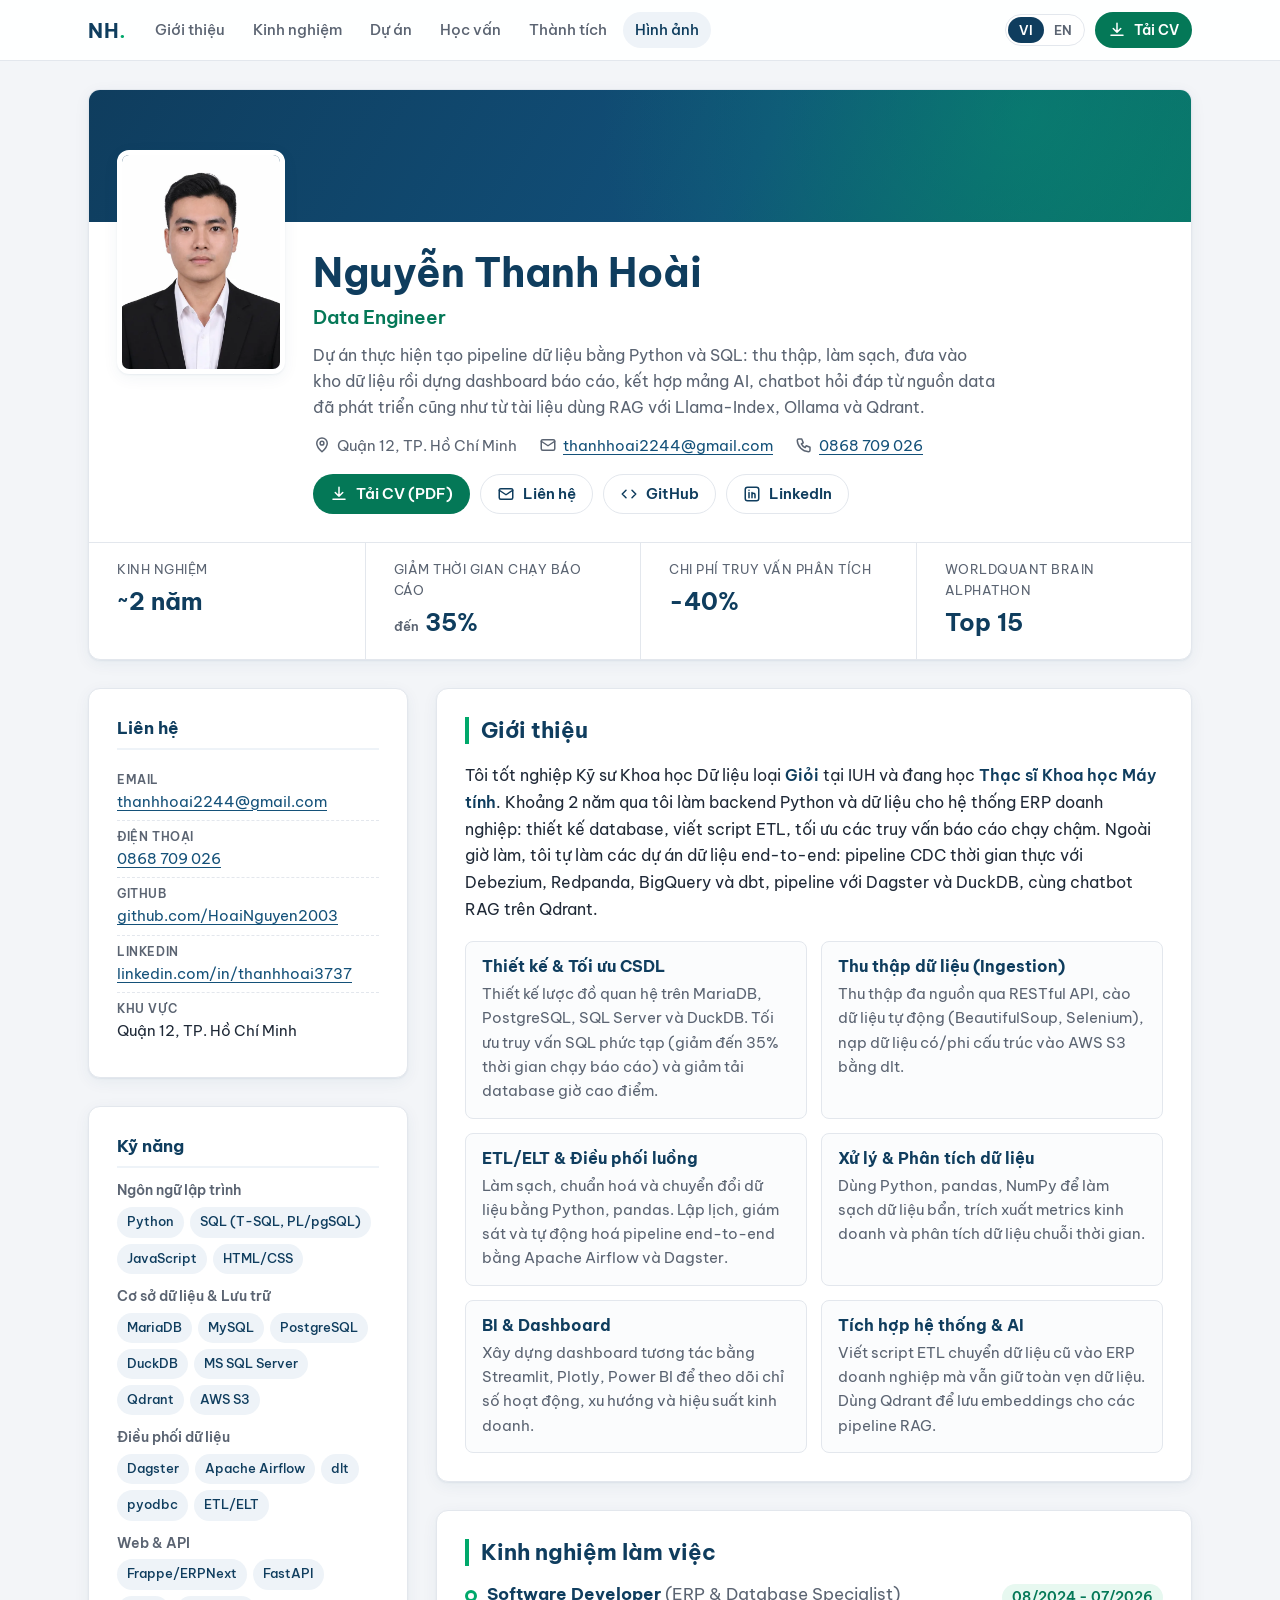
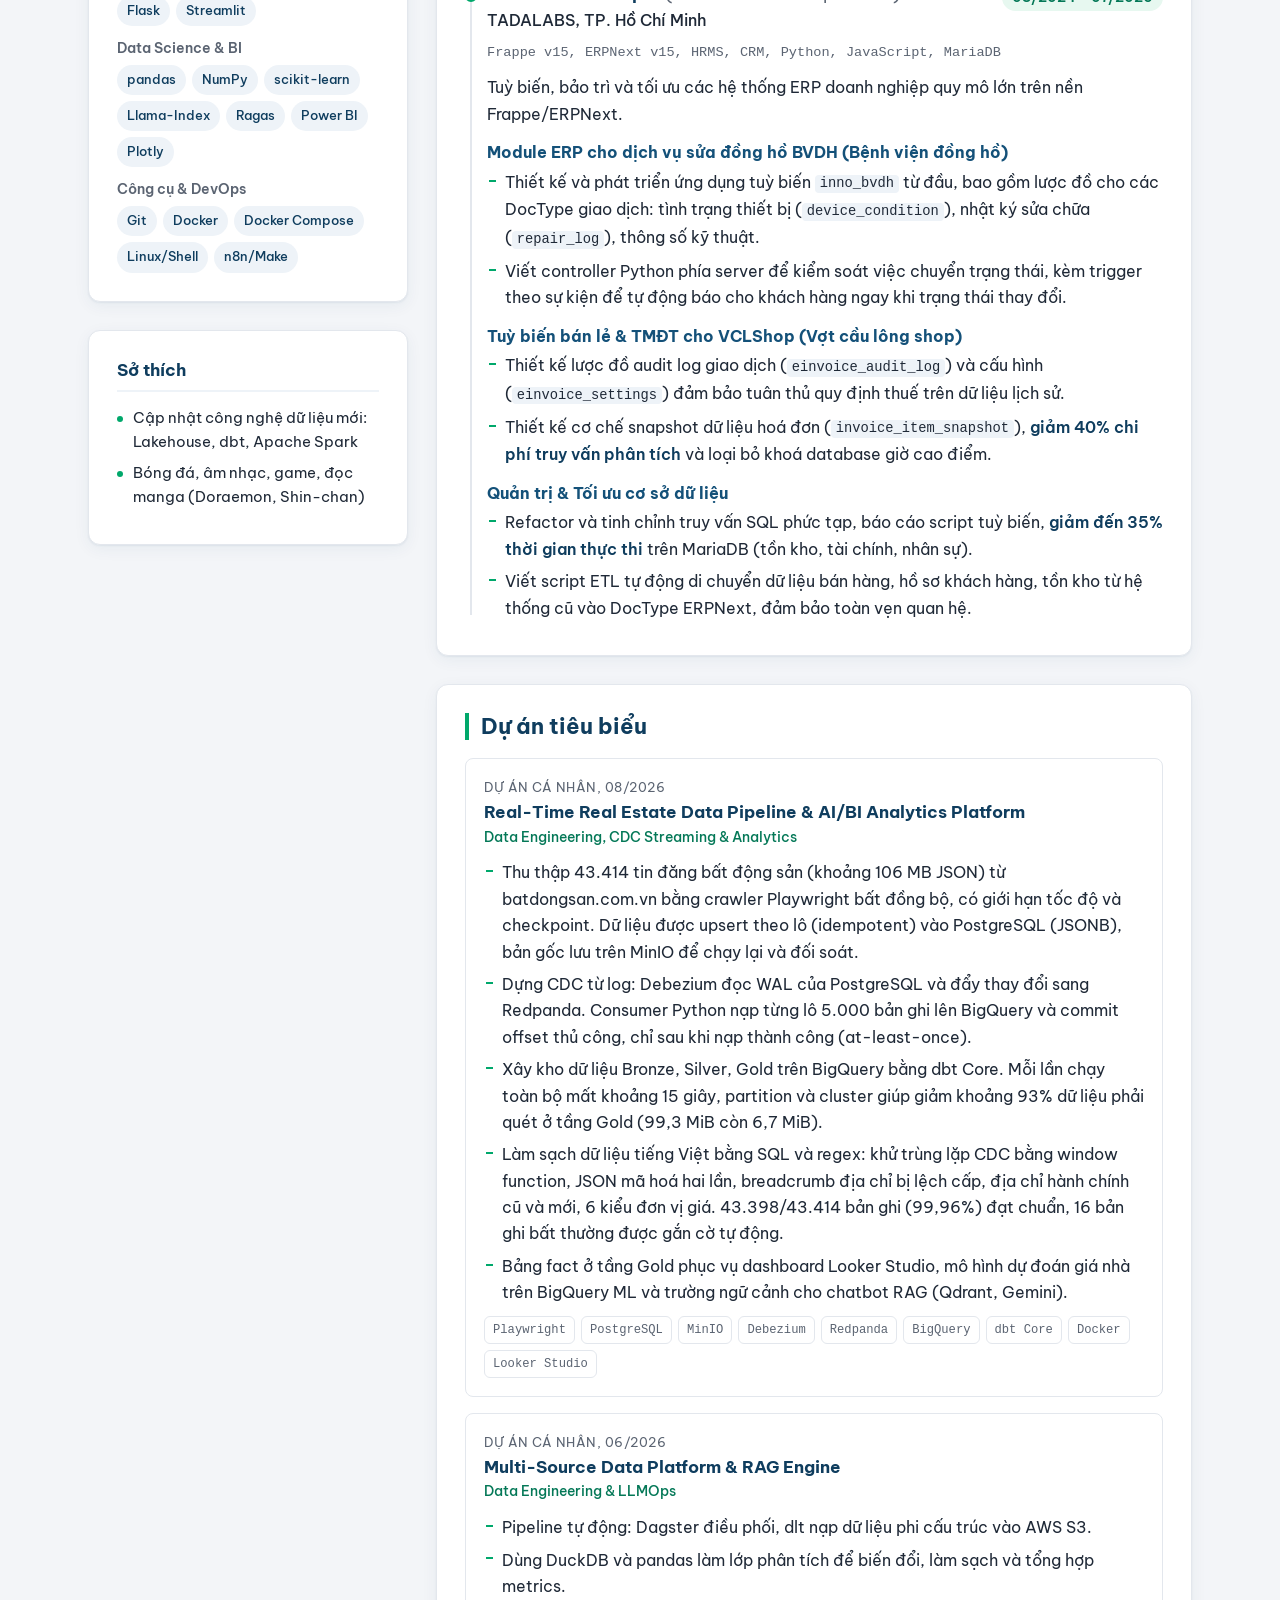
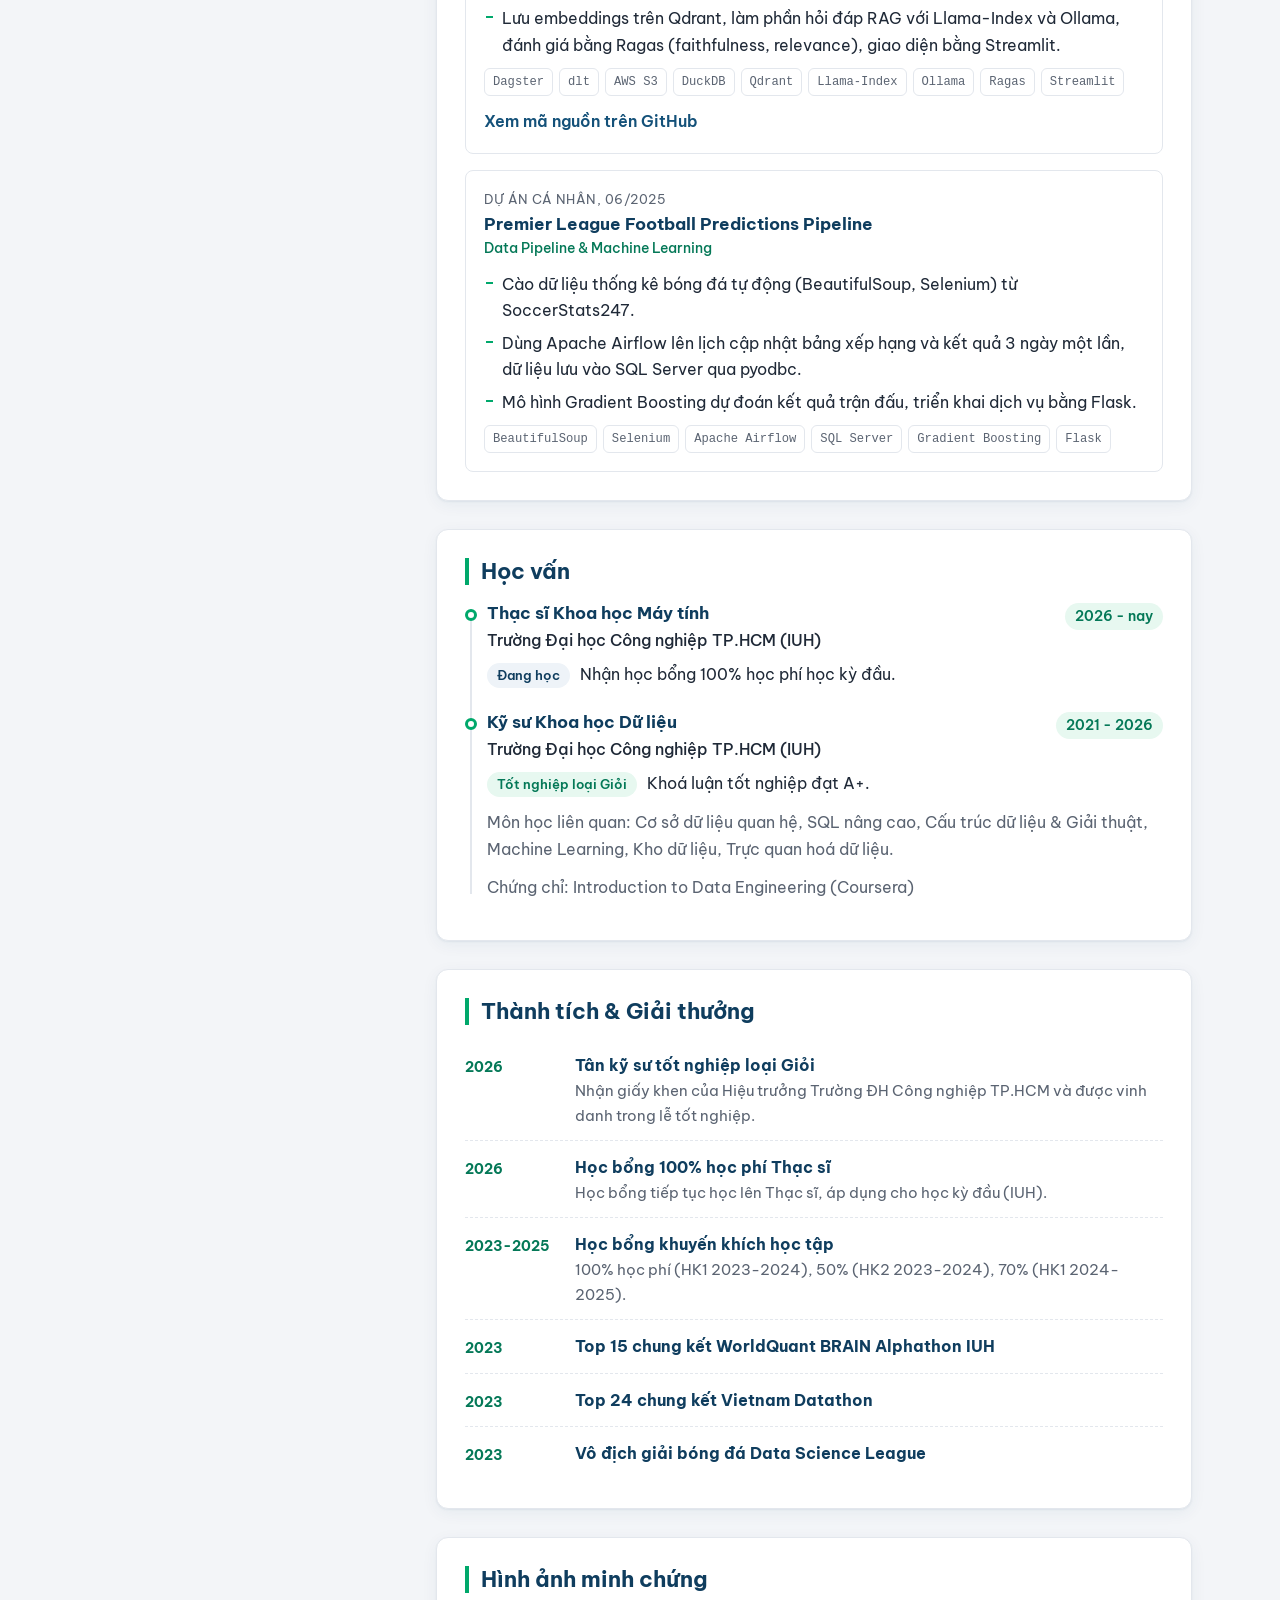
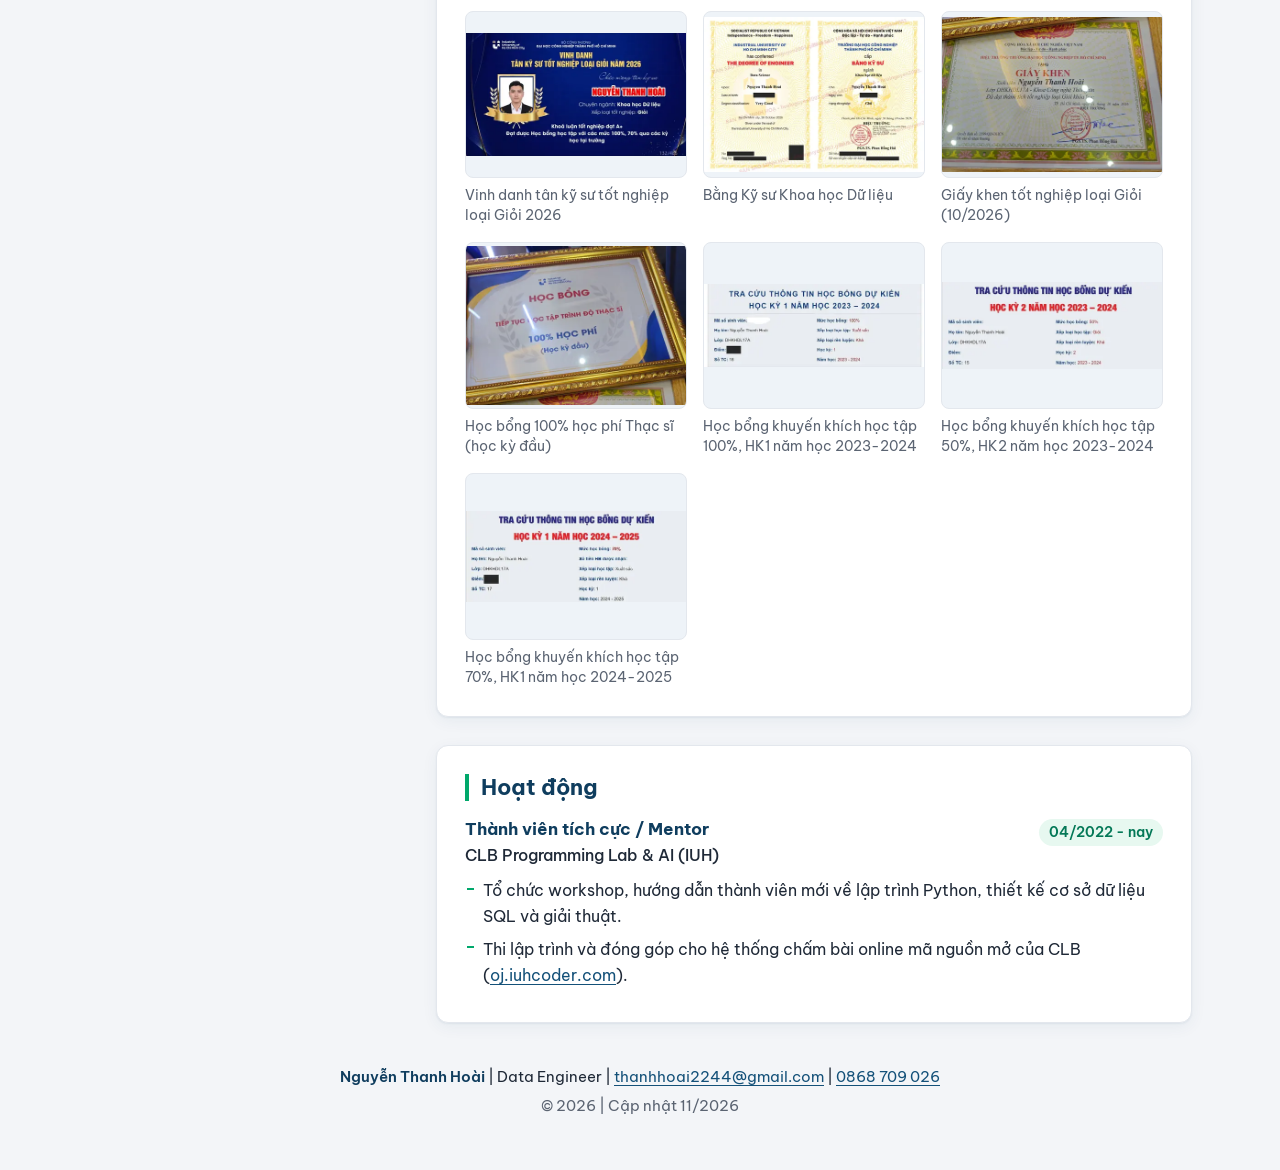
<file: index.html>
<!doctype html>
<html lang="vi" data-lang="vi">
<head>
  <meta charset="utf-8">
  <meta name="viewport" content="width=device-width, initial-scale=1">
  <script>
    /* Apply saved/URL language before first paint to avoid a flash of the wrong language. */
    (function () {
      var q = new URLSearchParams(location.search).get('lang'), s = null;
      try { s = localStorage.getItem('lang'); } catch (e) {}
      var l = (q === 'en' || q === 'vi') ? q : (s === 'en' ? 'en' : 'vi');
      document.documentElement.setAttribute('data-lang', l);
      document.documentElement.lang = l;
    })();
  </script>
  <title>Nguyễn Thanh Hoài | Data Engineer</title>
  <meta name="description" content="Nguyễn Thanh Hoài, Data Engineer với khoảng 2 năm kinh nghiệm Python, SQL, ETL/ELT, Airflow, Dagster, DuckDB, RAG chatbot. Kỹ sư Khoa học Dữ liệu loại Giỏi (IUH), đang học Thạc sĩ Khoa học Máy tính.">
  <meta name="author" content="Nguyễn Thanh Hoài">
  <meta name="theme-color" content="#0f3d5e">
  <link rel="canonical" href="https://hoainguyen2003.github.io/hoainguyen-data/">
  <link rel="icon" href="favicon.svg" type="image/svg+xml">

  <meta property="og:type" content="profile">
  <meta property="og:title" content="Nguyễn Thanh Hoài | Data Engineer">
  <meta property="og:description" content="Data Engineer: Python, SQL, ETL/ELT, Airflow, Dagster, RAG chatbot">
  <meta property="og:url" content="https://hoainguyen2003.github.io/hoainguyen-data/">
  <meta property="og:image" content="https://hoainguyen2003.github.io/hoainguyen-data/assets/img/og-image.jpg">
  <meta property="og:image:width" content="1200">
  <meta property="og:image:height" content="630">
  <meta property="og:locale" content="vi_VN">
  <meta property="og:locale:alternate" content="en_US">
  <meta name="twitter:card" content="summary_large_image">

  <link rel="preconnect" href="https://fonts.googleapis.com">
  <link rel="preconnect" href="https://fonts.gstatic.com" crossorigin>
  <link rel="stylesheet" href="https://fonts.googleapis.com/css2?family=Be+Vietnam+Pro:wght@400;500;600;700&display=swap" media="print" onload="this.media='all'">
  <noscript><link rel="stylesheet" href="https://fonts.googleapis.com/css2?family=Be+Vietnam+Pro:wght@400;500;600;700&display=swap"></noscript>
  <link rel="stylesheet" href="assets/css/style.css">

  <script type="application/ld+json">
  {
    "@context": "https://schema.org",
    "@type": "Person",
    "name": "Nguyễn Thanh Hoài",
    "alternateName": "Nguyen Thanh Hoai",
    "jobTitle": "Data Engineer",
    "url": "https://hoainguyen2003.github.io/hoainguyen-data/",
    "image": "https://hoainguyen2003.github.io/hoainguyen-data/assets/img/avatar.jpg",
    "email": "mailto:thanhhoai2244@gmail.com",
    "telephone": "+84 868 709 026",
    "address": { "@type": "PostalAddress", "addressLocality": "Ho Chi Minh City", "addressCountry": "VN" },
    "alumniOf": { "@type": "CollegeOrUniversity", "name": "Industrial University of Ho Chi Minh City (IUH)" },
    "knowsAbout": ["Data Engineering", "ETL/ELT", "SQL", "Python", "Apache Airflow", "Dagster", "DuckDB", "PostgreSQL", "MariaDB", "RAG"],
    "sameAs": ["https://github.com/HoaiNguyen2003", "https://www.linkedin.com/in/thanhhoai3737"]
  }
  </script>
</head>
<body>
  <a class="skip-link" href="#main"><span lang="vi">Bỏ qua tới nội dung</span><span lang="en">Skip to content</span></a>

  <header class="topbar">
    <div class="topbar__inner">
      <a class="brand" href="#top" aria-label="NH - Nguyễn Thanh Hoài">NH<span class="brand__dot">.</span></a>
      <nav class="nav" aria-label="Mục lục / Sections">
        <a href="#about"><span lang="vi">Giới thiệu</span><span lang="en">About</span></a>
        <a href="#experience"><span lang="vi">Kinh nghiệm</span><span lang="en">Experience</span></a>
        <a href="#projects"><span lang="vi">Dự án</span><span lang="en">Projects</span></a>
        <a href="#education"><span lang="vi">Học vấn</span><span lang="en">Education</span></a>
        <a href="#achievements"><span lang="vi">Thành tích</span><span lang="en">Awards</span></a>
        <a href="#gallery"><span lang="vi">Hình ảnh</span><span lang="en">Gallery</span></a>
      </nav>
      <div class="topbar__actions">
        <div class="lang-switch" role="group" aria-label="Ngôn ngữ / Language">
          <button type="button" data-set-lang="vi" aria-pressed="true" aria-label="VI - Tiếng Việt">VI</button>
          <button type="button" data-set-lang="en" aria-pressed="false" aria-label="EN - English">EN</button>
        </div>
        <a class="btn btn--primary btn--sm" href="assets/files/NguyenThanhHoai-DataEngineer-CV.pdf" download aria-label="Tải CV (PDF)" data-label-vi="Tải CV (PDF)" data-label-en="Download CV (PDF)">
          <svg aria-hidden="true" viewBox="0 0 24 24"><path d="M12 3v12m0 0l-5-5m5 5l5-5M4 19h16"/></svg>
          <span lang="vi">Tải CV</span><span lang="en">Get CV</span>
        </a>
      </div>
    </div>
  </header>

  <div class="page" id="top">
    <!-- ============ HERO ============ -->
    <section class="hero" aria-labelledby="hero-name">
      <div class="hero__cover" aria-hidden="true"></div>
      <div class="hero__body">
        <picture class="hero__avatar">
          <source srcset="assets/img/avatar.webp" type="image/webp">
          <img src="assets/img/avatar.jpg" width="600" height="800" fetchpriority="high"
               alt="Ảnh chân dung Nguyễn Thanh Hoài" data-alt-vi="Ảnh chân dung Nguyễn Thanh Hoài" data-alt-en="Portrait of Nguyen Thanh Hoai">
        </picture>
        <div class="hero__info">
          <h1 id="hero-name"><span lang="vi">Nguyễn Thanh Hoài</span><span lang="en">Nguyen Thanh Hoai</span></h1>
          <p class="hero__title">Data Engineer</p>
          <p class="hero__tagline">
            <span lang="vi">Dự án thực hiện tạo pipeline dữ liệu bằng Python và SQL: thu thập, làm sạch, đưa vào kho dữ liệu rồi dựng dashboard báo cáo, kết hợp mảng AI, chatbot hỏi đáp từ nguồn data đã phát triển cũng như từ tài liệu dùng RAG với Llama-Index, Ollama và Qdrant.</span>
            <span lang="en">This project builds an end-to-end data pipeline using Python and SQL: collecting, cleaning, and loading data into a warehouse for reporting dashboards, integrated with an AI Q&amp;A chatbot powered by RAG (Llama-Index, Ollama, and Qdrant) to query both the processed data and documents.</span>
          </p>
          <ul class="hero__meta">
            <li>
              <svg aria-hidden="true" viewBox="0 0 24 24"><path d="M12 21s-7-6.2-7-11.5A7 7 0 0 1 19 9.5C19 14.8 12 21 12 21z"/><circle cx="12" cy="9.5" r="2.5"/></svg>
              <span lang="vi">Quận 12, TP. Hồ Chí Minh</span><span lang="en">District 12, Ho Chi Minh City</span>
            </li>
            <li>
              <svg aria-hidden="true" viewBox="0 0 24 24"><rect x="3" y="5" width="18" height="14" rx="2"/><path d="M3 7l9 6 9-6"/></svg>
              <a href="mailto:thanhhoai2244@gmail.com">thanhhoai2244@gmail.com</a>
            </li>
            <li>
              <svg aria-hidden="true" viewBox="0 0 24 24"><path d="M5 4h4l2 5-2.5 1.5a11 11 0 0 0 5 5L15 13l5 2v4a2 2 0 0 1-2 2A16 16 0 0 1 3 6a2 2 0 0 1 2-2"/></svg>
              <a href="tel:+84868709026"><span lang="vi">0868 709 026</span><span lang="en">+84 868 709 026</span></a>
            </li>
          </ul>
          <div class="hero__actions">
            <a class="btn btn--primary" href="assets/files/NguyenThanhHoai-DataEngineer-CV.pdf" download>
              <svg aria-hidden="true" viewBox="0 0 24 24"><path d="M12 3v12m0 0l-5-5m5 5l5-5M4 19h16"/></svg>
              <span lang="vi">Tải CV (PDF)</span><span lang="en">Download CV (PDF)</span>
            </a>
            <a class="btn btn--ghost" href="mailto:thanhhoai2244@gmail.com">
              <svg aria-hidden="true" viewBox="0 0 24 24"><rect x="3" y="5" width="18" height="14" rx="2"/><path d="M3 7l9 6 9-6"/></svg>
              <span lang="vi">Liên hệ</span><span lang="en">Contact me</span>
            </a>
            <a class="btn btn--ghost" href="https://github.com/HoaiNguyen2003" target="_blank" rel="noopener">
              <svg aria-hidden="true" viewBox="0 0 24 24"><path d="M8 7l-5 5 5 5M16 7l5 5-5 5"/></svg>
              GitHub
            </a>
            <a class="btn btn--ghost" href="https://www.linkedin.com/in/thanhhoai3737" target="_blank" rel="noopener">
              <svg aria-hidden="true" viewBox="0 0 24 24"><rect x="3" y="3" width="18" height="18" rx="3"/><path d="M8 10v7M8 7v.01M12 17v-4a2 2 0 0 1 4 0v4M12 10v7"/></svg>
              LinkedIn
            </a>
          </div>
        </div>
      </div>
      <dl class="stats">
        <div class="stat"><dt><span lang="vi">Kinh nghiệm</span><span lang="en">Experience</span></dt><dd>~2 <span lang="vi">năm</span><span lang="en">years</span></dd></div>
        <div class="stat"><dt><span lang="vi">Giảm thời gian chạy báo cáo</span><span lang="en">Report runtime reduction</span></dt><dd><small><span lang="vi">đến</span><span lang="en">up to</span></small> 35%</dd></div>
        <div class="stat"><dt><span lang="vi">Chi phí truy vấn phân tích</span><span lang="en">Analytical query overhead</span></dt><dd>-40%</dd></div>
        <div class="stat"><dt>WorldQuant BRAIN Alphathon</dt><dd>Top 15</dd></div>
      </dl>
    </section>

    <div class="layout">
      <!-- ============ MAIN ============ -->
      <main id="main" class="content">
        <section class="section" id="about" aria-labelledby="about-h">
          <h2 class="section__title" id="about-h"><span lang="vi">Giới thiệu</span><span lang="en">About me</span></h2>
          <p class="lead">
            <span lang="vi">Tôi tốt nghiệp Kỹ sư Khoa học Dữ liệu loại <strong>Giỏi</strong> tại IUH và đang học <strong>Thạc sĩ Khoa học Máy tính</strong>. Khoảng 2 năm qua tôi làm backend Python và dữ liệu cho hệ thống ERP doanh nghiệp: thiết kế database, viết script ETL, tối ưu các truy vấn báo cáo chạy chậm. Ngoài giờ làm, tôi tự làm các dự án dữ liệu end-to-end: pipeline CDC thời gian thực với Debezium, Redpanda, BigQuery và dbt, pipeline với Dagster và DuckDB, cùng chatbot RAG trên Qdrant.</span>
            <span lang="en">I graduated from IUH with an Engineer's degree in Data Science (<strong>Very Good</strong>) and I'm now studying for a <strong>Master's in Computer Science</strong>. For about two years I worked on Python backends and data for enterprise ERP systems: designing databases, writing ETL scripts and speeding up slow report queries. In my own time I build end-to-end data projects: a real-time CDC pipeline with Debezium, Redpanda, BigQuery and dbt, a pipeline with Dagster and DuckDB, and a RAG chatbot on Qdrant.</span>
          </p>
          <ul class="competencies">
            <li class="competency">
              <h3><span lang="vi">Thiết kế &amp; Tối ưu CSDL</span><span lang="en">Database Design &amp; Optimization</span></h3>
              <p><span lang="vi">Thiết kế lược đồ quan hệ trên MariaDB, PostgreSQL, SQL Server và DuckDB. Tối ưu truy vấn SQL phức tạp (giảm đến 35% thời gian chạy báo cáo) và giảm tải database giờ cao điểm.</span><span lang="en">Relational schema design on MariaDB, PostgreSQL, SQL Server and DuckDB. Tuning complex SQL (up to 35% less report runtime) and reducing database load at peak hours.</span></p>
            </li>
            <li class="competency">
              <h3><span lang="vi">Thu thập dữ liệu (Ingestion)</span><span lang="en">Data Ingestion</span></h3>
              <p><span lang="vi">Thu thập đa nguồn qua RESTful API, cào dữ liệu tự động (BeautifulSoup, Selenium), nạp dữ liệu có/phi cấu trúc vào AWS S3 bằng dlt.</span><span lang="en">Multi-source ingestion via REST APIs, automated scraping (BeautifulSoup, Selenium), loading structured and unstructured data into AWS S3 with dlt.</span></p>
            </li>
            <li class="competency">
              <h3><span lang="vi">ETL/ELT &amp; Điều phối luồng</span><span lang="en">ETL/ELT &amp; Orchestration</span></h3>
              <p><span lang="vi">Làm sạch, chuẩn hoá và chuyển đổi dữ liệu bằng Python, pandas. Lập lịch, giám sát và tự động hoá pipeline end-to-end bằng Apache Airflow và Dagster.</span><span lang="en">Cleaning, normalizing and transforming data with Python and pandas. Scheduling, monitoring and automating end-to-end pipelines with Apache Airflow and Dagster.</span></p>
            </li>
            <li class="competency">
              <h3><span lang="vi">Xử lý &amp; Phân tích dữ liệu</span><span lang="en">Data Processing &amp; Analysis</span></h3>
              <p><span lang="vi">Dùng Python, pandas, NumPy để làm sạch dữ liệu bẩn, trích xuất metrics kinh doanh và phân tích dữ liệu chuỗi thời gian.</span><span lang="en">Python, pandas and NumPy to wrangle messy data, extract business metrics and analyze time-series data.</span></p>
            </li>
            <li class="competency">
              <h3><span lang="vi">BI &amp; Dashboard</span><span lang="en">BI &amp; Dashboards</span></h3>
              <p><span lang="vi">Xây dựng dashboard tương tác bằng Streamlit, Plotly, Power BI để theo dõi chỉ số hoạt động, xu hướng và hiệu suất kinh doanh.</span><span lang="en">Interactive dashboards in Streamlit, Plotly and Power BI to track KPIs, trends and business performance.</span></p>
            </li>
            <li class="competency">
              <h3><span lang="vi">Tích hợp hệ thống &amp; AI</span><span lang="en">Systems Integration &amp; AI</span></h3>
              <p><span lang="vi">Viết script ETL chuyển dữ liệu cũ vào ERP doanh nghiệp mà vẫn giữ toàn vẹn dữ liệu. Dùng Qdrant để lưu embeddings cho các pipeline RAG.</span><span lang="en">ETL scripts that move legacy data into enterprise ERP without breaking integrity. Qdrant for storing embeddings in RAG pipelines.</span></p>
            </li>
          </ul>
        </section>

        <section class="section" id="experience" aria-labelledby="exp-h">
          <h2 class="section__title" id="exp-h"><span lang="vi">Kinh nghiệm làm việc</span><span lang="en">Work Experience</span></h2>
          <ol class="timeline">
            <li class="timeline__item">
              <article>
                <header class="entry__head">
                  <div>
                    <h3 class="entry__role">Software Developer <span class="muted">(ERP &amp; Database Specialist)</span></h3>
                    <p class="entry__org">TADALABS, <span lang="vi">TP. Hồ Chí Minh</span><span lang="en">Ho Chi Minh City</span></p>
                  </div>
                  <p class="entry__date">08/2024 - 07/2026</p>
                </header>
                <p class="entry__stack">Frappe v15, ERPNext v15, HRMS, CRM, Python, JavaScript, MariaDB</p>
                <p><span lang="vi">Tuỳ biến, bảo trì và tối ưu các hệ thống ERP doanh nghiệp quy mô lớn trên nền Frappe/ERPNext.</span><span lang="en">Customized, maintained and optimized large-scale enterprise ERP systems on the Frappe/ERPNext framework.</span></p>

                <h4 class="entry__sub"><span lang="vi">Module ERP cho dịch vụ sửa đồng hồ BVDH (Bệnh viện đồng hồ)</span><span lang="en">ERP module for a watch repair service (BVDH)</span></h4>
                <ul class="bullets">
                  <li><span lang="vi">Thiết kế và phát triển ứng dụng tuỳ biến <code>inno_bvdh</code> từ đầu, bao gồm lược đồ cho các DocType giao dịch: tình trạng thiết bị (<code>device_condition</code>), nhật ký sửa chữa (<code>repair_log</code>), thông số kỹ thuật.</span><span lang="en">Architected and built the custom app <code>inno_bvdh</code> from scratch, designing schemas for transactional DocTypes: device condition tracking (<code>device_condition</code>), repair logs (<code>repair_log</code>) and specifications.</span></li>
                  <li><span lang="vi">Viết controller Python phía server để kiểm soát việc chuyển trạng thái, kèm trigger theo sự kiện để tự động báo cho khách hàng ngay khi trạng thái thay đổi.</span><span lang="en">Wrote server-side Python controllers that enforce state transitions, plus event-driven triggers that notify clients as soon as the status changes.</span></li>
                </ul>

                <h4 class="entry__sub"><span lang="vi">Tuỳ biến bán lẻ &amp; TMĐT cho VCLShop (Vợt cầu lông shop)</span><span lang="en">Retail and e-commerce customizations for VCLShop</span></h4>
                <ul class="bullets">
                  <li><span lang="vi">Thiết kế lược đồ audit log giao dịch (<code>einvoice_audit_log</code>) và cấu hình (<code>einvoice_settings</code>) đảm bảo tuân thủ quy định thuế trên dữ liệu lịch sử.</span><span lang="en">Engineered transactional audit-log (<code>einvoice_audit_log</code>) and settings (<code>einvoice_settings</code>) schemas to guarantee historical tax compliance.</span></li>
                  <li><span lang="vi">Thiết kế cơ chế snapshot dữ liệu hoá đơn (<code>invoice_item_snapshot</code>), <strong>giảm 40% chi phí truy vấn phân tích</strong> và loại bỏ khoá database giờ cao điểm.</span><span lang="en">Designed invoice data snapshotting (<code>invoice_item_snapshot</code>), <strong>cutting analytical query overhead by 40%</strong> and eliminating database locking during peak retail hours.</span></li>
                </ul>

                <h4 class="entry__sub"><span lang="vi">Quản trị &amp; Tối ưu cơ sở dữ liệu</span><span lang="en">Database Management &amp; Optimization</span></h4>
                <ul class="bullets">
                  <li><span lang="vi">Refactor và tinh chỉnh truy vấn SQL phức tạp, báo cáo script tuỳ biến, <strong>giảm đến 35% thời gian thực thi</strong> trên MariaDB (tồn kho, tài chính, nhân sự).</span><span lang="en">Refactored and tuned complex SQL queries and custom script reports, <strong>reducing execution time by up to 35%</strong> on MariaDB (inventory, finance, HR data).</span></li>
                  <li><span lang="vi">Viết script ETL tự động di chuyển dữ liệu bán hàng, hồ sơ khách hàng, tồn kho từ hệ thống cũ vào DocType ERPNext, đảm bảo toàn vẹn quan hệ.</span><span lang="en">Built automated ETL scripts migrating legacy sales, customer profile and stock data into ERPNext DocTypes with complete relational integrity.</span></li>
                </ul>
              </article>
            </li>
          </ol>
        </section>

        <section class="section" id="projects" aria-labelledby="proj-h">
          <h2 class="section__title" id="proj-h"><span lang="vi">Dự án tiêu biểu</span><span lang="en">Featured Projects</span></h2>
          <div class="projects">
            <article class="project">
              <header>
                <p class="project__meta"><span lang="vi">Dự án cá nhân</span><span lang="en">Personal project</span>, 08/2026</p>
                <h3>Real-Time Real Estate Data Pipeline &amp; AI/BI Analytics Platform</h3>
                <p class="project__kind">Data Engineering, CDC Streaming &amp; Analytics</p>
              </header>
              <ul class="bullets">
                <li><span lang="vi">Thu thập 43.414 tin đăng bất động sản (khoảng 106 MB JSON) từ batdongsan.com.vn bằng crawler Playwright bất đồng bộ, có giới hạn tốc độ và checkpoint. Dữ liệu được upsert theo lô (idempotent) vào PostgreSQL (JSONB), bản gốc lưu trên MinIO để chạy lại và đối soát.</span><span lang="en">Scraped 43,414 real estate listings (about 106 MB of JSON) from batdongsan.com.vn with an async Playwright crawler using rate limiting and checkpoints. Loaded them into PostgreSQL (JSONB) with idempotent batch upserts and kept raw snapshots in MinIO for replay and audit.</span></li>
                <li><span lang="vi">Dựng CDC từ log: Debezium đọc WAL của PostgreSQL và đẩy thay đổi sang Redpanda. Consumer Python nạp từng lô 5.000 bản ghi lên BigQuery và commit offset thủ công, chỉ sau khi nạp thành công (at-least-once).</span><span lang="en">Set up log-based CDC: Debezium reads the PostgreSQL WAL and streams changes to Redpanda. A Python consumer loads batches of 5,000 records into BigQuery and commits Kafka offsets manually, only after each load succeeds (at-least-once).</span></li>
                <li><span lang="vi">Xây kho dữ liệu Bronze, Silver, Gold trên BigQuery bằng dbt Core. Mỗi lần chạy toàn bộ mất khoảng 15 giây, partition và cluster giúp giảm khoảng 93% dữ liệu phải quét ở tầng Gold (99,3 MiB còn 6,7 MiB).</span><span lang="en">Built a Bronze, Silver and Gold warehouse on BigQuery with dbt Core. A full run takes about 15 seconds, and partitioning plus clustering cut the data scanned at the Gold layer by about 93% (99.3 MiB to 6.7 MiB).</span></li>
                <li><span lang="vi">Làm sạch dữ liệu tiếng Việt bằng SQL và regex: khử trùng lặp CDC bằng window function, JSON mã hoá hai lần, breadcrumb địa chỉ bị lệch cấp, địa chỉ hành chính cũ và mới, 6 kiểu đơn vị giá. 43.398/43.414 bản ghi (99,96%) đạt chuẩn, 16 bản ghi bất thường được gắn cờ tự động.</span><span lang="en">Cleaned messy Vietnamese listing data with SQL and regex: CDC deduplication with window functions, double-encoded JSON, broken location breadcrumbs, old and new administrative addresses and 6 price units. 43,398 of 43,414 records (99.96%) pass the quality rules and the 16 outliers are flagged automatically.</span></li>
                <li><span lang="vi">Bảng fact ở tầng Gold phục vụ dashboard Looker Studio, mô hình dự đoán giá nhà trên BigQuery ML và trường ngữ cảnh cho chatbot RAG (Qdrant, Gemini).</span><span lang="en">The Gold fact table feeds Looker Studio dashboards, a BigQuery ML house price model and a context field for a RAG chatbot (Qdrant, Gemini).</span></li>
              </ul>
              <ul class="tags"><li>Playwright</li><li>PostgreSQL</li><li>MinIO</li><li>Debezium</li><li>Redpanda</li><li>BigQuery</li><li>dbt Core</li><li>Docker</li><li>Looker Studio</li></ul>
            </article>

            <article class="project">
              <header>
                <p class="project__meta"><span lang="vi">Dự án cá nhân</span><span lang="en">Personal project</span>, 06/2026</p>
                <h3>Multi-Source Data Platform &amp; RAG Engine</h3>
                <p class="project__kind">Data Engineering &amp; LLMOps</p>
              </header>
              <ul class="bullets">
                <li><span lang="vi">Pipeline tự động: Dagster điều phối, dlt nạp dữ liệu phi cấu trúc vào AWS S3.</span><span lang="en">Automated pipeline: Dagster orchestration, dlt ingesting unstructured data into AWS S3.</span></li>
                <li><span lang="vi">Dùng DuckDB và pandas làm lớp phân tích để biến đổi, làm sạch và tổng hợp metrics.</span><span lang="en">DuckDB and pandas as the analytics layer for transforming, cleaning and aggregating metrics.</span></li>
                <li><span lang="vi">Lưu embeddings trên Qdrant, làm phần hỏi đáp RAG với Llama-Index và Ollama, đánh giá bằng Ragas (faithfulness, relevance), giao diện bằng Streamlit.</span><span lang="en">Embeddings stored in Qdrant, RAG Q&amp;A built with Llama-Index and Ollama, evaluated with Ragas (faithfulness, relevance), with a Streamlit UI on top.</span></li>
              </ul>
              <ul class="tags"><li>Dagster</li><li>dlt</li><li>AWS S3</li><li>DuckDB</li><li>Qdrant</li><li>Llama-Index</li><li>Ollama</li><li>Ragas</li><li>Streamlit</li></ul>
              <a class="project__link" href="https://github.com/HoaiNguyen2003/End2End-DE" target="_blank" rel="noopener"><span lang="vi">Xem mã nguồn trên GitHub</span><span lang="en">View code on GitHub</span></a>
            </article>

            <article class="project">
              <header>
                <p class="project__meta"><span lang="vi">Dự án cá nhân</span><span lang="en">Personal project</span>, 06/2025</p>
                <h3>Premier League Football Predictions Pipeline</h3>
                <p class="project__kind">Data Pipeline &amp; Machine Learning</p>
              </header>
              <ul class="bullets">
                <li><span lang="vi">Cào dữ liệu thống kê bóng đá tự động (BeautifulSoup, Selenium) từ SoccerStats247.</span><span lang="en">Automated scraping of football statistics (BeautifulSoup, Selenium) from SoccerStats247.</span></li>
                <li><span lang="vi">Dùng Apache Airflow lên lịch cập nhật bảng xếp hạng và kết quả 3 ngày một lần, dữ liệu lưu vào SQL Server qua pyodbc.</span><span lang="en">Apache Airflow refreshes standings and results every three days, and the data is loaded into SQL Server via pyodbc.</span></li>
                <li><span lang="vi">Mô hình Gradient Boosting dự đoán kết quả trận đấu, triển khai dịch vụ bằng Flask.</span><span lang="en">Gradient Boosting model predicting match outcomes, served with Flask.</span></li>
              </ul>
              <ul class="tags"><li>BeautifulSoup</li><li>Selenium</li><li>Apache Airflow</li><li>SQL Server</li><li>Gradient Boosting</li><li>Flask</li></ul>
            </article>
          </div>
        </section>

        <section class="section" id="education" aria-labelledby="edu-h">
          <h2 class="section__title" id="edu-h"><span lang="vi">Học vấn</span><span lang="en">Education</span></h2>
          <ol class="timeline">
            <li class="timeline__item">
              <header class="entry__head">
                <div>
                  <h3 class="entry__role"><span lang="vi">Thạc sĩ Khoa học Máy tính</span><span lang="en">Master of Science in Computer Science</span></h3>
                  <p class="entry__org"><span lang="vi">Trường Đại học Công nghiệp TP.HCM (IUH)</span><span lang="en">Industrial University of Ho Chi Minh City (IUH)</span></p>
                </div>
                <p class="entry__date">2026 - <span lang="vi">nay</span><span lang="en">Present</span></p>
              </header>
              <p><span class="pill"><span lang="vi">Đang học</span><span lang="en">In progress</span></span> <span lang="vi">Nhận học bổng 100% học phí học kỳ đầu.</span><span lang="en">Awarded a 100% tuition scholarship for the first semester.</span></p>
            </li>
            <li class="timeline__item">
              <header class="entry__head">
                <div>
                  <h3 class="entry__role"><span lang="vi">Kỹ sư Khoa học Dữ liệu</span><span lang="en">Engineer's Degree in Data Science</span></h3>
                  <p class="entry__org"><span lang="vi">Trường Đại học Công nghiệp TP.HCM (IUH)</span><span lang="en">Industrial University of Ho Chi Minh City (IUH)</span></p>
                </div>
                <p class="entry__date">2021 - 2026</p>
              </header>
              <p><span class="pill pill--accent"><span lang="vi">Tốt nghiệp loại Giỏi</span><span lang="en">Very Good degree</span></span> <span lang="vi">Khoá luận tốt nghiệp đạt A+.</span><span lang="en">Graduation thesis graded A+.</span></p>
              <p class="muted"><span lang="vi">Môn học liên quan: Cơ sở dữ liệu quan hệ, SQL nâng cao, Cấu trúc dữ liệu &amp; Giải thuật, Machine Learning, Kho dữ liệu, Trực quan hoá dữ liệu.</span><span lang="en">Relevant coursework: Relational Databases, Advanced SQL, Data Structures &amp; Algorithms, Machine Learning, Data Warehousing, Data Visualization.</span></p>
              <p class="muted"><span lang="vi">Chứng chỉ:</span><span lang="en">Certification:</span> Introduction to Data Engineering (Coursera)</p>
            </li>
          </ol>
        </section>

        <section class="section" id="achievements" aria-labelledby="ach-h">
          <h2 class="section__title" id="ach-h"><span lang="vi">Thành tích &amp; Giải thưởng</span><span lang="en">Honors &amp; Awards</span></h2>
          <ul class="awards">
            <li class="award">
              <span class="award__year">2026</span>
              <div>
                <h3><span lang="vi">Tân kỹ sư tốt nghiệp loại Giỏi</span><span lang="en">Graduated with a Very Good degree</span></h3>
                <p><span lang="vi">Nhận giấy khen của Hiệu trưởng Trường ĐH Công nghiệp TP.HCM và được vinh danh trong lễ tốt nghiệp.</span><span lang="en">Received a Certificate of Merit from the President of IUH and was honored at the graduation ceremony.</span></p>
              </div>
            </li>
            <li class="award">
              <span class="award__year">2026</span>
              <div>
                <h3><span lang="vi">Học bổng 100% học phí Thạc sĩ</span><span lang="en">100% Master's tuition scholarship</span></h3>
                <p><span lang="vi">Học bổng tiếp tục học lên Thạc sĩ, áp dụng cho học kỳ đầu (IUH).</span><span lang="en">Scholarship for continuing to a Master's degree, covering the first semester (IUH).</span></p>
              </div>
            </li>
            <li class="award">
              <span class="award__year">2023-2025</span>
              <div>
                <h3><span lang="vi">Học bổng khuyến khích học tập</span><span lang="en">Academic merit scholarships</span></h3>
                <p><span lang="vi">100% học phí (HK1 2023-2024), 50% (HK2 2023-2024), 70% (HK1 2024-2025).</span><span lang="en">100% tuition (Sem. 1 2023-2024), 50% (Sem. 2 2023-2024), 70% (Sem. 1 2024-2025).</span></p>
              </div>
            </li>
            <li class="award">
              <span class="award__year">2023</span>
              <div>
                <h3><span lang="vi">Top 15 chung kết WorldQuant BRAIN Alphathon IUH</span><span lang="en">Top 15 finalist, WorldQuant BRAIN Alphathon IUH</span></h3>
              </div>
            </li>
            <li class="award">
              <span class="award__year">2023</span>
              <div>
                <h3><span lang="vi">Top 24 chung kết Vietnam Datathon</span><span lang="en">Top 24 finalist, Vietnam Datathon</span></h3>
              </div>
            </li>
            <li class="award">
              <span class="award__year">2023</span>
              <div>
                <h3><span lang="vi">Vô địch giải bóng đá Data Science League</span><span lang="en">Champion of the Data Science League football tournament</span></h3>
              </div>
            </li>
          </ul>
        </section>

        <section class="section" id="gallery" aria-labelledby="gal-h">
          <h2 class="section__title" id="gal-h"><span lang="vi">Hình ảnh minh chứng</span><span lang="en">Certificates &amp; Photos</span></h2>
          <ul class="gallery">
            <li>
              <figure class="gallery__item">
                <a class="gallery__btn" href="assets/img/achievement-graduation-honor.webp">
                  <img src="assets/img/thumbs/achievement-graduation-honor.webp" width="480" height="270" loading="lazy" decoding="async"
                       alt="Slide vinh danh tân kỹ sư tốt nghiệp loại Giỏi 2026" data-alt-vi="Slide vinh danh tân kỹ sư tốt nghiệp loại Giỏi 2026" data-alt-en="Honor slide for Very Good engineering graduates 2026">
                </a>
                <figcaption><span lang="vi">Vinh danh tân kỹ sư tốt nghiệp loại Giỏi 2026</span><span lang="en">Honored among the Very Good graduates of 2026</span></figcaption>
              </figure>
            </li>
            <li>
              <figure class="gallery__item">
                <a class="gallery__btn" href="assets/img/achievement-diploma.webp">
                  <img src="assets/img/thumbs/achievement-diploma.webp" width="480" height="339" loading="lazy" decoding="async"
                       alt="Bằng kỹ sư Khoa học Dữ liệu, đã che thông tin cá nhân" data-alt-vi="Bằng kỹ sư Khoa học Dữ liệu, đã che thông tin cá nhân" data-alt-en="Engineer's degree in Data Science, personal details redacted">
                </a>
                <figcaption><span lang="vi">Bằng Kỹ sư Khoa học Dữ liệu</span><span lang="en">Engineer's degree in Data Science</span></figcaption>
              </figure>
            </li>
            <li>
              <figure class="gallery__item">
                <a class="gallery__btn" href="assets/img/achievement-certificate-merit.webp">
                  <img src="assets/img/thumbs/achievement-certificate-merit.webp" width="480" height="339" loading="lazy" decoding="async"
                       alt="Giấy khen tốt nghiệp loại Giỏi" data-alt-vi="Giấy khen tốt nghiệp loại Giỏi" data-alt-en="Certificate of Merit for Very Good graduation">
                </a>
                <figcaption><span lang="vi">Giấy khen tốt nghiệp loại Giỏi (10/2026)</span><span lang="en">Certificate of Merit for graduating with a Very Good degree (10/2026)</span></figcaption>
              </figure>
            </li>
            <li>
              <figure class="gallery__item">
                <a class="gallery__btn" href="assets/img/achievement-master-scholarship.webp">
                  <img src="assets/img/thumbs/achievement-master-scholarship.webp" width="480" height="346" loading="lazy" decoding="async"
                       alt="Học bổng 100% học phí Thạc sĩ" data-alt-vi="Học bổng 100% học phí Thạc sĩ" data-alt-en="100% Master's tuition scholarship">
                </a>
                <figcaption><span lang="vi">Học bổng 100% học phí Thạc sĩ (học kỳ đầu)</span><span lang="en">100% Master's tuition scholarship (first semester)</span></figcaption>
              </figure>
            </li>
            <li>
              <figure class="gallery__item">
                <a class="gallery__btn" href="assets/img/achievement-scholarship-2023-s1.webp">
                  <img src="assets/img/thumbs/achievement-scholarship-2023-s1.webp" width="480" height="181" loading="lazy" decoding="async"
                       alt="Kết quả tra cứu học bổng 100% học kỳ 1 năm học 2023-2024" data-alt-vi="Kết quả tra cứu học bổng 100% học kỳ 1 năm học 2023-2024" data-alt-en="Scholarship lookup result: 100%, semester 1, 2023-2024">
                </a>
                <figcaption><span lang="vi">Học bổng khuyến khích học tập 100%, HK1 năm học 2023-2024</span><span lang="en">Academic merit scholarship (100%), semester 1 of 2023-2024</span></figcaption>
              </figure>
            </li>
            <li>
              <figure class="gallery__item">
                <a class="gallery__btn" href="assets/img/achievement-scholarship-2023-s2.webp">
                  <img src="assets/img/thumbs/achievement-scholarship-2023-s2.webp" width="480" height="190" loading="lazy" decoding="async"
                       alt="Kết quả tra cứu học bổng 50% học kỳ 2 năm học 2023-2024" data-alt-vi="Kết quả tra cứu học bổng 50% học kỳ 2 năm học 2023-2024" data-alt-en="Scholarship lookup result: 50%, semester 2, 2023-2024">
                </a>
                <figcaption><span lang="vi">Học bổng khuyến khích học tập 50%, HK2 năm học 2023-2024</span><span lang="en">Academic merit scholarship (50%), semester 2 of 2023-2024</span></figcaption>
              </figure>
            </li>
            <li>
              <figure class="gallery__item">
                <a class="gallery__btn" href="assets/img/achievement-scholarship-2024-s1.webp">
                  <img src="assets/img/thumbs/achievement-scholarship-2024-s1.webp" width="480" height="199" loading="lazy" decoding="async"
                       alt="Kết quả tra cứu học bổng 70% học kỳ 1 năm học 2024-2025" data-alt-vi="Kết quả tra cứu học bổng 70% học kỳ 1 năm học 2024-2025" data-alt-en="Scholarship lookup result: 70%, semester 1, 2024-2025">
                </a>
                <figcaption><span lang="vi">Học bổng khuyến khích học tập 70%, HK1 năm học 2024-2025</span><span lang="en">Academic merit scholarship (70%), semester 1 of 2024-2025</span></figcaption>
              </figure>
            </li>
          </ul>
        </section>

        <section class="section" id="activities" aria-labelledby="act-h">
          <h2 class="section__title" id="act-h"><span lang="vi">Hoạt động</span><span lang="en">Activities</span></h2>
          <article>
            <header class="entry__head">
              <div>
                <h3 class="entry__role"><span lang="vi">Thành viên tích cực / Mentor</span><span lang="en">Active Member / Mentor</span></h3>
                <p class="entry__org"><span lang="vi">CLB Programming Lab &amp; AI (IUH)</span><span lang="en">Programming Lab &amp; AI Club (IUH)</span></p>
              </div>
              <p class="entry__date">04/2022 - <span lang="vi">nay</span><span lang="en">Present</span></p>
            </header>
            <ul class="bullets">
              <li><span lang="vi">Tổ chức workshop, hướng dẫn thành viên mới về lập trình Python, thiết kế cơ sở dữ liệu SQL và giải thuật.</span><span lang="en">Ran workshops and mentored junior members in Python, SQL database design and algorithmic problem-solving.</span></li>
              <li><span lang="vi">Thi lập trình và đóng góp cho hệ thống chấm bài online mã nguồn mở của CLB</span><span lang="en">Took part in programming contests and contributed to the club's open-source online judge</span> (<a href="https://oj.iuhcoder.com" target="_blank" rel="noopener">oj.iuhcoder.com</a>).</li>
            </ul>
          </article>
        </section>
      </main>

      <!-- ============ SIDEBAR ============ -->
      <aside class="sidebar" aria-label="Thông tin nhanh / Quick facts">
        <section class="card" aria-labelledby="contact-h">
          <h2 class="card__title" id="contact-h"><span lang="vi">Liên hệ</span><span lang="en">Contact</span></h2>
          <ul class="contact-list">
            <li><span class="contact-list__label">Email</span><a href="mailto:thanhhoai2244@gmail.com">thanhhoai2244@gmail.com</a></li>
            <li><span class="contact-list__label"><span lang="vi">Điện thoại</span><span lang="en">Phone</span></span><a href="tel:+84868709026"><span lang="vi">0868 709 026</span><span lang="en">+84 868 709 026</span></a></li>
            <li><span class="contact-list__label">GitHub</span><a href="https://github.com/HoaiNguyen2003" target="_blank" rel="noopener">github.com/HoaiNguyen2003</a></li>
            <li><span class="contact-list__label">LinkedIn</span><a href="https://www.linkedin.com/in/thanhhoai3737" target="_blank" rel="noopener">linkedin.com/in/thanhhoai3737</a></li>
            <li><span class="contact-list__label"><span lang="vi">Khu vực</span><span lang="en">Location</span></span><span lang="vi">Quận 12, TP. Hồ Chí Minh</span><span lang="en">District 12, Ho Chi Minh City</span></li>
          </ul>
        </section>

        <section class="card" id="skills" aria-labelledby="skills-h">
          <h2 class="card__title" id="skills-h"><span lang="vi">Kỹ năng</span><span lang="en">Skills</span></h2>
          <div class="skill-group">
            <h3><span lang="vi">Ngôn ngữ lập trình</span><span lang="en">Programming</span></h3>
            <ul class="chips"><li>Python</li><li>SQL (T-SQL, PL/pgSQL)</li><li>JavaScript</li><li>HTML/CSS</li></ul>
          </div>
          <div class="skill-group">
            <h3><span lang="vi">Cơ sở dữ liệu &amp; Lưu trữ</span><span lang="en">Databases &amp; Storage</span></h3>
            <ul class="chips"><li>MariaDB</li><li>MySQL</li><li>PostgreSQL</li><li>DuckDB</li><li>MS SQL Server</li><li>Qdrant</li><li>AWS S3</li></ul>
          </div>
          <div class="skill-group">
            <h3><span lang="vi">Điều phối dữ liệu</span><span lang="en">Data Orchestration</span></h3>
            <ul class="chips"><li>Dagster</li><li>Apache Airflow</li><li>dlt</li><li>pyodbc</li><li>ETL/ELT</li></ul>
          </div>
          <div class="skill-group">
            <h3>Web &amp; API</h3>
            <ul class="chips"><li>Frappe/ERPNext</li><li>FastAPI</li><li>Flask</li><li>Streamlit</li></ul>
          </div>
          <div class="skill-group">
            <h3>Data Science &amp; BI</h3>
            <ul class="chips"><li>pandas</li><li>NumPy</li><li>scikit-learn</li><li>Llama-Index</li><li>Ragas</li><li>Power BI</li><li>Plotly</li></ul>
          </div>
          <div class="skill-group">
            <h3><span lang="vi">Công cụ &amp; DevOps</span><span lang="en">Tools &amp; DevOps</span></h3>
            <ul class="chips"><li>Git</li><li>Docker</li><li>Docker Compose</li><li>Linux/Shell</li><li>n8n/Make</li></ul>
          </div>
        </section>

        <section class="card" aria-labelledby="interests-h">
          <h2 class="card__title" id="interests-h"><span lang="vi">Sở thích</span><span lang="en">Interests</span></h2>
          <ul class="plain-list">
            <li><span lang="vi">Cập nhật công nghệ dữ liệu mới: Lakehouse, dbt, Apache Spark</span><span lang="en">Keeping up with modern data tech: Lakehouse, dbt, Apache Spark</span></li>
            <li><span lang="vi">Bóng đá, âm nhạc, game, đọc manga (Doraemon, Shin-chan)</span><span lang="en">Football, music, gaming, manga (Doraemon, Shin-chan)</span></li>
          </ul>
        </section>
      </aside>
    </div>

    <footer class="footer">
      <p><strong><span lang="vi">Nguyễn Thanh Hoài</span><span lang="en">Nguyen Thanh Hoai</span></strong> | Data Engineer | <a href="mailto:thanhhoai2244@gmail.com">thanhhoai2244@gmail.com</a> | <a href="tel:+84868709026"><span lang="vi">0868 709 026</span><span lang="en">+84 868 709 026</span></a></p>
      <p class="muted">© <span data-year>2026</span> | <span lang="vi">Cập nhật 11/2026</span><span lang="en">Updated 11/2026</span></p>
    </footer>
  </div>

  <dialog class="lightbox" id="lightbox" aria-label="Xem ảnh / Image viewer">
    <figure class="lightbox__figure">
      <img class="lightbox__img" alt="">
      <figcaption class="lightbox__caption"></figcaption>
    </figure>
    <button type="button" class="lightbox__btn lightbox__close" data-lb="close" aria-label="Đóng / Close">✕</button>
    <button type="button" class="lightbox__btn lightbox__prev" data-lb="prev" aria-label="Ảnh trước / Previous">‹</button>
    <button type="button" class="lightbox__btn lightbox__next" data-lb="next" aria-label="Ảnh sau / Next">›</button>
  </dialog>

  <script src="assets/js/main.js" defer></script>
</body>
</html>
</file>
<file: assets/css/style.css>
/* =========================================================
   CV / Portfolio - Nguyễn Thanh Hoài
   Plain CSS, no build step. Sections:
   1 tokens, 2 base, 3 i18n, 4 topbar, 5 hero, 6 layout
   7 cards/sidebar, 8 sections, 9 timeline, 10 projects
   11 awards, 12 gallery, 13 lightbox, 14 footer
   15 responsive, 16 motion, 17 print
   ========================================================= */

/* 1. Tokens */
:root {
  --c-primary: #0f3d5e;
  --c-primary-600: #145179;
  --c-accent: #00a86b;
  --c-accent-ink: #047857;
  --c-text: #1f2937;
  --c-muted: #5b6472;
  --c-bg: #f3f5f8;
  --c-surface: #ffffff;
  --c-border: #e3e7ed;
  --c-chip: #eef3f8;
  --radius: 12px;
  --radius-sm: 8px;
  --shadow: 0 1px 2px rgba(15, 61, 94, .06), 0 4px 16px rgba(15, 61, 94, .06);
  --space: clamp(16px, 2.5vw, 28px);
  --topbar-h: 60px;
  --font: "Be Vietnam Pro", system-ui, -apple-system, "Segoe UI", Roboto, "Helvetica Neue", Arial, sans-serif;
  --mono: ui-monospace, "Cascadia Code", Consolas, monospace;
}

/* 2. Base */
*, *::before, *::after { box-sizing: border-box; }
html { scroll-behavior: smooth; scroll-padding-top: calc(var(--topbar-h) + 12px); -webkit-text-size-adjust: 100%; }
body {
  margin: 0;
  font-family: var(--font);
  font-size: 16px;
  line-height: 1.65;
  color: var(--c-text);
  background: var(--c-bg);
  overflow-x: hidden;
}
img { max-width: 100%; height: auto; display: block; }
a { color: var(--c-primary-600); text-decoration-thickness: 1px; text-underline-offset: 3px; }
a:hover { color: var(--c-accent-ink); }
h1, h2, h3, h4 { line-height: 1.25; margin: 0; color: var(--c-primary); }
p { margin: 0 0 .75em; }
ul, ol { margin: 0; padding: 0; list-style: none; }
code { font-family: var(--mono); font-size: .86em; background: var(--c-chip); padding: .1em .35em; border-radius: 4px; overflow-wrap: anywhere; }
strong { font-weight: 600; color: var(--c-primary); }
.muted { color: var(--c-muted); font-weight: 400; }
:focus-visible { outline: 3px solid var(--c-accent); outline-offset: 2px; border-radius: 4px; }
svg { width: 18px; height: 18px; flex: none; fill: none; stroke: currentColor; stroke-width: 2; stroke-linecap: round; stroke-linejoin: round; }

.skip-link {
  position: absolute; left: 12px; top: -48px; z-index: 100;
  background: var(--c-primary); color: #fff; padding: 8px 14px; border-radius: var(--radius-sm);
}
.skip-link:focus { top: 12px; color: #fff; }

/* 3. i18n - show only the active language */
html[data-lang="vi"] [lang="en"],
html[data-lang="en"] [lang="vi"] { display: none !important; }

/* Buttons */
.btn {
  display: inline-flex; align-items: center; gap: 8px;
  padding: 10px 16px; border-radius: 999px; border: 1px solid transparent;
  font: 600 .95rem/1 var(--font); text-decoration: none; cursor: pointer;
  transition: background-color .2s, color .2s, border-color .2s;
}
.btn--sm { padding: 8px 12px; font-size: .875rem; }
.btn--primary { background: var(--c-accent-ink); color: #fff; }
.btn--primary:hover { background: #065f46; color: #fff; }
.btn--ghost { background: var(--c-surface); color: var(--c-primary); border-color: var(--c-border); }
.btn--ghost:hover { border-color: var(--c-primary); color: var(--c-primary); }

/* 4. Topbar */
.topbar {
  position: sticky; top: 0; z-index: 50;
  background: rgba(255, 255, 255, .92);
  backdrop-filter: saturate(1.4) blur(8px);
  border-bottom: 1px solid var(--c-border);
}
.topbar__inner {
  max-width: 1160px; margin: 0 auto; height: var(--topbar-h);
  display: flex; align-items: center; gap: 16px; padding: 0 var(--space);
}
.brand { font-weight: 700; font-size: 1.25rem; color: var(--c-primary); text-decoration: none; letter-spacing: .5px; }
.brand__dot { color: var(--c-accent); }
.nav { flex: 1; min-width: 0; display: flex; gap: 4px; overflow-x: auto; scrollbar-width: none; }
.nav::-webkit-scrollbar { display: none; }
.nav a {
  white-space: nowrap; padding: 6px 12px; border-radius: 999px;
  color: var(--c-muted); text-decoration: none; font-weight: 500; font-size: .92rem;
}
.nav a:hover { color: var(--c-primary); background: var(--c-chip); }
.nav a[aria-current="true"] { color: var(--c-primary); background: var(--c-chip); }
.topbar__actions { display: flex; align-items: center; gap: 10px; flex: none; }
.lang-switch { display: inline-flex; border: 1px solid var(--c-border); border-radius: 999px; padding: 2px; background: var(--c-surface); }
.lang-switch button {
  border: 0; background: transparent; cursor: pointer;
  font: 600 .8rem/1 var(--font); color: var(--c-muted);
  padding: 7px 10px; border-radius: 999px; min-width: 36px;
}
.lang-switch button[aria-pressed="true"] { background: var(--c-primary); color: #fff; }

/* 5. Hero */
.page { max-width: 1160px; margin: 0 auto; padding: var(--space); }
.hero {
  background: var(--c-surface); border: 1px solid var(--c-border);
  border-radius: var(--radius); box-shadow: var(--shadow); overflow: hidden;
}
.hero__cover {
  height: 132px;
  background:
    radial-gradient(circle at 85% 20%, rgba(0, 168, 107, .35), transparent 45%),
    linear-gradient(120deg, var(--c-primary) 0%, #11507a 60%, #0b6e6a 100%);
}
.hero__body { display: flex; gap: 28px; padding: 0 var(--space) var(--space); }
.hero__avatar { flex: none; margin-top: -72px; }
.hero__avatar img {
  width: 168px; aspect-ratio: 3 / 4; object-fit: cover;
  border: 5px solid var(--c-surface); border-radius: var(--radius); box-shadow: var(--shadow);
  background: var(--c-chip);
}
.hero__info { padding-top: 26px; min-width: 0; }
.hero h1 { font-size: clamp(1.8rem, 3.6vw, 2.5rem); font-weight: 700; }
.hero__title { font-size: 1.2rem; font-weight: 600; color: var(--c-accent-ink); margin: 4px 0 8px; }
.hero__tagline { color: var(--c-muted); max-width: 62ch; }
.hero__meta { display: flex; flex-wrap: wrap; gap: 6px 22px; margin: 4px 0 16px; color: var(--c-muted); font-size: .95rem; }
.hero__meta li { display: inline-flex; align-items: center; gap: 6px; }
.hero__actions { display: flex; flex-wrap: wrap; gap: 10px; }


.stats {
  display: grid; grid-template-columns: repeat(4, 1fr); margin: 0;
  border-top: 1px solid var(--c-border);
}
.stat { padding: 16px var(--space); border-left: 1px solid var(--c-border); }
.stat:first-child { border-left: 0; }
.stat dt { font-size: .8rem; color: var(--c-muted); text-transform: uppercase; letter-spacing: .04em; }
.stat dd { margin: 2px 0 0; font-size: 1.5rem; font-weight: 700; color: var(--c-primary); }
.stat dd small { font-size: .55em; font-weight: 600; color: var(--c-muted); }

/* 6. Layout */
.layout { display: grid; grid-template-columns: 320px minmax(0, 1fr); gap: var(--space); margin-top: var(--space); align-items: start; }
/* <main> comes first in the DOM (keyboard order); on wide screens the sidebar is placed left. */
.layout > .sidebar { grid-column: 1; grid-row: 1; }
.layout > .content { grid-column: 2; grid-row: 1; }

/* 7. Cards / sidebar */
.sidebar { display: grid; gap: var(--space); }
.card, .section {
  background: var(--c-surface); border: 1px solid var(--c-border);
  border-radius: var(--radius); box-shadow: var(--shadow); padding: var(--space);
}
.card__title { font-size: 1.05rem; margin-bottom: 14px; padding-bottom: 10px; border-bottom: 2px solid var(--c-chip); }
.contact-list li { display: grid; gap: 0; padding: 6px 0; border-bottom: 1px dashed var(--c-border); font-size: .93rem; overflow-wrap: anywhere; }
.contact-list li:last-child { border-bottom: 0; }
.contact-list__label { font-size: .75rem; font-weight: 600; color: var(--c-muted); text-transform: uppercase; letter-spacing: .05em; }
.skill-group + .skill-group { margin-top: 14px; }
.skill-group h3 { font-size: .85rem; color: var(--c-muted); font-weight: 600; margin-bottom: 8px; }
.chips, .tags { display: flex; flex-wrap: wrap; gap: 6px; }
.chips li { background: var(--c-chip); color: var(--c-primary); padding: 4px 10px; border-radius: 999px; font-size: .84rem; font-weight: 500; }
.plain-list li { position: relative; padding-left: 16px; font-size: .93rem; margin-bottom: 6px; }
.plain-list li::before { content: ""; position: absolute; left: 0; top: .7em; width: 6px; height: 6px; border-radius: 50%; background: var(--c-accent); }

/* 8. Sections */
.content { display: grid; gap: var(--space); min-width: 0; }
.section__title {
  font-size: 1.35rem; margin-bottom: 18px; padding-left: 12px;
  border-left: 4px solid var(--c-accent);
}
.lead { font-size: 1.02rem; }
.competencies { display: grid; grid-template-columns: repeat(2, minmax(0, 1fr)); gap: 14px; margin-top: 18px; }
.competency { border: 1px solid var(--c-border); border-radius: var(--radius-sm); padding: 14px 16px; background: #fbfcfd; }
.competency h3 { font-size: 1rem; margin-bottom: 6px; }
.competency p { margin: 0; font-size: .92rem; color: var(--c-muted); }

/* 9. Timeline + entries */
.timeline { position: relative; padding-left: 22px; }
.timeline::before { content: ""; position: absolute; left: 5px; top: 6px; bottom: 6px; width: 2px; background: var(--c-border); }
.timeline__item { position: relative; }
.timeline__item + .timeline__item { margin-top: 24px; }
.timeline__item::before {
  content: ""; position: absolute; left: -22px; top: 6px;
  width: 12px; height: 12px; border-radius: 50%; background: var(--c-surface); border: 3px solid var(--c-accent);
}
.entry__head { display: flex; justify-content: space-between; gap: 12px; flex-wrap: wrap; margin-bottom: 8px; }
.entry__role { font-size: 1.08rem; }
.entry__org { margin: 2px 0 0; font-weight: 500; color: var(--c-text); }
.entry__date { margin: 0; font-size: .88rem; font-weight: 600; color: var(--c-accent-ink); background: #e7f8f0; padding: 2px 10px; border-radius: 999px; height: fit-content; white-space: nowrap; }
.entry__stack { font-size: .85rem; color: var(--c-muted); font-family: var(--mono); }
.entry__sub { font-size: .98rem; margin: 16px 0 6px; color: var(--c-primary-600); }
.bullets li { position: relative; padding-left: 18px; margin-bottom: 6px; }
.bullets li::before { content: ""; position: absolute; left: 2px; top: .68em; width: 7px; height: 2px; background: var(--c-accent); }
.pill { display: inline-block; font-size: .8rem; font-weight: 600; padding: 2px 10px; border-radius: 999px; background: var(--c-chip); color: var(--c-primary); margin-right: 6px; }
.pill--accent { background: #e7f8f0; color: var(--c-accent-ink); }

/* 10. Projects */
.projects { display: grid; gap: 16px; }
.project { border: 1px solid var(--c-border); border-radius: var(--radius-sm); padding: 18px; transition: border-color .2s, box-shadow .2s; }
.project:hover { border-color: #c6d3e0; box-shadow: var(--shadow); }
.project h3 { font-size: 1.08rem; }
.project__meta { margin: 0 0 4px; font-size: .8rem; color: var(--c-muted); text-transform: uppercase; letter-spacing: .04em; }
.project__kind { margin: 2px 0 10px; font-size: .9rem; color: var(--c-accent-ink); font-weight: 500; }
.tags { margin-top: 10px; }
.tags li { font-family: var(--mono); font-size: .76rem; padding: 3px 8px; border-radius: 6px; border: 1px solid var(--c-border); color: var(--c-muted); }
.project__link { display: inline-block; margin-top: 12px; font-weight: 600; text-decoration: none; }

/* 11. Awards */
.awards { display: grid; gap: 4px; }
.award { display: grid; grid-template-columns: 96px minmax(0, 1fr); gap: 14px; padding: 12px 0; border-bottom: 1px dashed var(--c-border); }
.award:last-child { border-bottom: 0; }
.award__year { font-weight: 700; color: var(--c-accent-ink); font-size: .9rem; padding-top: 1px; }
.award h3 { font-size: 1rem; }
.award p { margin: 4px 0 0; font-size: .92rem; color: var(--c-muted); }

/* 12. Gallery */
.gallery { display: grid; grid-template-columns: repeat(auto-fill, minmax(210px, 1fr)); gap: 16px; }
.gallery__item { margin: 0; }
.gallery__btn {
  display: block; width: 100%; padding: 0; border: 1px solid var(--c-border); border-radius: var(--radius-sm);
  overflow: hidden; background: var(--c-chip); cursor: zoom-in;
}
.gallery__btn img { width: 100%; aspect-ratio: 4 / 3; object-fit: contain; transition: transform .35s; }
.gallery__btn:hover img { transform: scale(1.04); }
.gallery__item figcaption { margin-top: 8px; font-size: .86rem; color: var(--c-muted); line-height: 1.45; }

/* 13. Lightbox */
.lightbox {
  width: 100vw; height: 100vh; height: 100dvh; max-width: 100vw; max-height: 100vh; max-height: 100dvh; margin: 0; padding: 56px 64px;
  border: 0; background: rgba(8, 20, 33, .92); color: #fff;
}
.lightbox[open] { display: flex; align-items: center; justify-content: center; }
.lightbox::backdrop { background: rgba(8, 20, 33, .6); }
.lightbox__figure { margin: 0; max-width: 100%; max-height: 100%; display: flex; flex-direction: column; align-items: center; gap: 12px; }
.lightbox__img { max-width: 100%; max-height: calc(100vh - 160px); object-fit: contain; border-radius: 6px; background: #fff; }
.lightbox__caption { text-align: center; font-size: .95rem; max-width: 70ch; }
.lightbox__btn {
  position: absolute; width: 44px; height: 44px; border-radius: 50%; border: 0; cursor: pointer;
  background: rgba(255, 255, 255, .14); color: #fff; font-size: 1.6rem; line-height: 1;
}
.lightbox__btn:hover { background: rgba(255, 255, 255, .28); }
.lightbox__close { top: 12px; right: 12px; font-size: 1.1rem; }
.lightbox__prev { left: 12px; top: 50%; transform: translateY(-50%); }
.lightbox__next { right: 12px; top: 50%; transform: translateY(-50%); }

/* 14. Footer */
.footer { text-align: center; padding: calc(var(--space) * 1.5) 0 var(--space); font-size: .92rem; }
.footer p { margin: 0 0 4px; }

/* 15. Responsive */
@media screen and (max-width: 1023px) {
  .layout { grid-template-columns: minmax(0, 1fr); }
  .layout > .sidebar, .layout > .content { grid-column: 1; grid-row: auto; }
  .sidebar { grid-template-columns: repeat(auto-fit, minmax(280px, 1fr)); }
  .stats { grid-template-columns: repeat(2, 1fr); }
  .stat:nth-child(3) { border-left: 0; }
  .stat:nth-child(n + 3) { border-top: 1px solid var(--c-border); }
}
@media screen and (max-width: 767px) {
  :root { --topbar-h: 56px; }
  body { font-size: 15px; }
  .topbar__inner { gap: 10px; }
  .brand { display: none; }
  .nav { -webkit-mask-image: linear-gradient(to right, #000 85%, transparent); mask-image: linear-gradient(to right, #000 85%, transparent); }
  .topbar__actions .btn span { display: none !important; }
  .topbar__actions .btn { padding: 8px; }
  .hero__cover { height: 96px; }
  .hero__body { flex-direction: column; align-items: center; text-align: center; gap: 8px; }
  .hero__avatar { margin-top: -64px; }
  .hero__avatar img { width: 132px; }
  .hero__info { padding-top: 0; }
  .hero__meta, .hero__actions { justify-content: center; }
  .competencies { grid-template-columns: minmax(0, 1fr); }
  .award { grid-template-columns: minmax(0, 1fr); gap: 2px; }
  .lightbox { padding: 56px 8px 24px; }
  .lightbox__prev, .lightbox__next { top: auto; bottom: 12px; transform: none; }
}

/* 16. Motion */
@media (prefers-reduced-motion: reduce) {
  html { scroll-behavior: auto; }
  *, *::before, *::after { animation: none !important; transition: none !important; }
}

/* 17. Print - A4, compact, ink-friendly */
@media print {
  @page { size: A4; margin: 12mm; }
  :root { --space: 10px; --shadow: none; }
  html { font-size: 11px; }
  body { background: #fff; font-size: 10.5px; line-height: 1.45; color: #000; }
  .topbar, .skip-link, .hero__actions, .hero__cover, #gallery, .lightbox, .project__link,
  .competencies, .sidebar .card:last-child, .tags, .project__kind, .hero__tagline, .stats { display: none !important; }
  h2, h3, h4 { break-after: avoid; }
  .contact-list li { font-size: 10px; }
  .chips li { padding: 2px 7px; }
  .award { padding: 3px 0; grid-template-columns: 70px minmax(0, 1fr); }
  .award p { margin-top: 1px; }
  .timeline__item + .timeline__item { margin-top: 10px; }
  .projects { gap: 6px; }
  .project__kind { margin-bottom: 4px; }
  .tags { margin-top: 4px; }
  .bullets li { margin-bottom: 2px; }
  .entry__sub { margin: 8px 0 3px; }
  p { margin-bottom: .45em; }
  .footer { padding: 8px 0 0; }
  .page { padding: 0; max-width: none; }
  .hero, .card, .section { border: 0; box-shadow: none; border-radius: 0; padding: 6px 0; }
  .hero__body { padding: 0; gap: 16px; }
  .hero__avatar { margin-top: 0; }
  .hero__avatar img { width: 90px; border: 0; }
  .hero__info { padding-top: 0; }
  .stats { border-top: 1px solid #ccc; }
  .stat { padding: 6px 10px; }
  .stat dd { font-size: 12pt; }
  .layout { grid-template-columns: 30% minmax(0, 1fr); gap: 16px; margin-top: 8px; }
  .sidebar { order: 0; grid-template-columns: 1fr; gap: 8px; }
  .content { gap: 6px; }
  .competencies { gap: 6px; margin-top: 8px; }
  .competency { padding: 6px 8px; background: none; }
  .project { padding: 4px 0; border: 0; break-inside: avoid; }
  .timeline__item, .award, .competency { break-inside: avoid; }
  .section__title { font-size: 12pt; margin-bottom: 6px; }
  a { color: inherit; text-decoration: none; }
}
</file>
